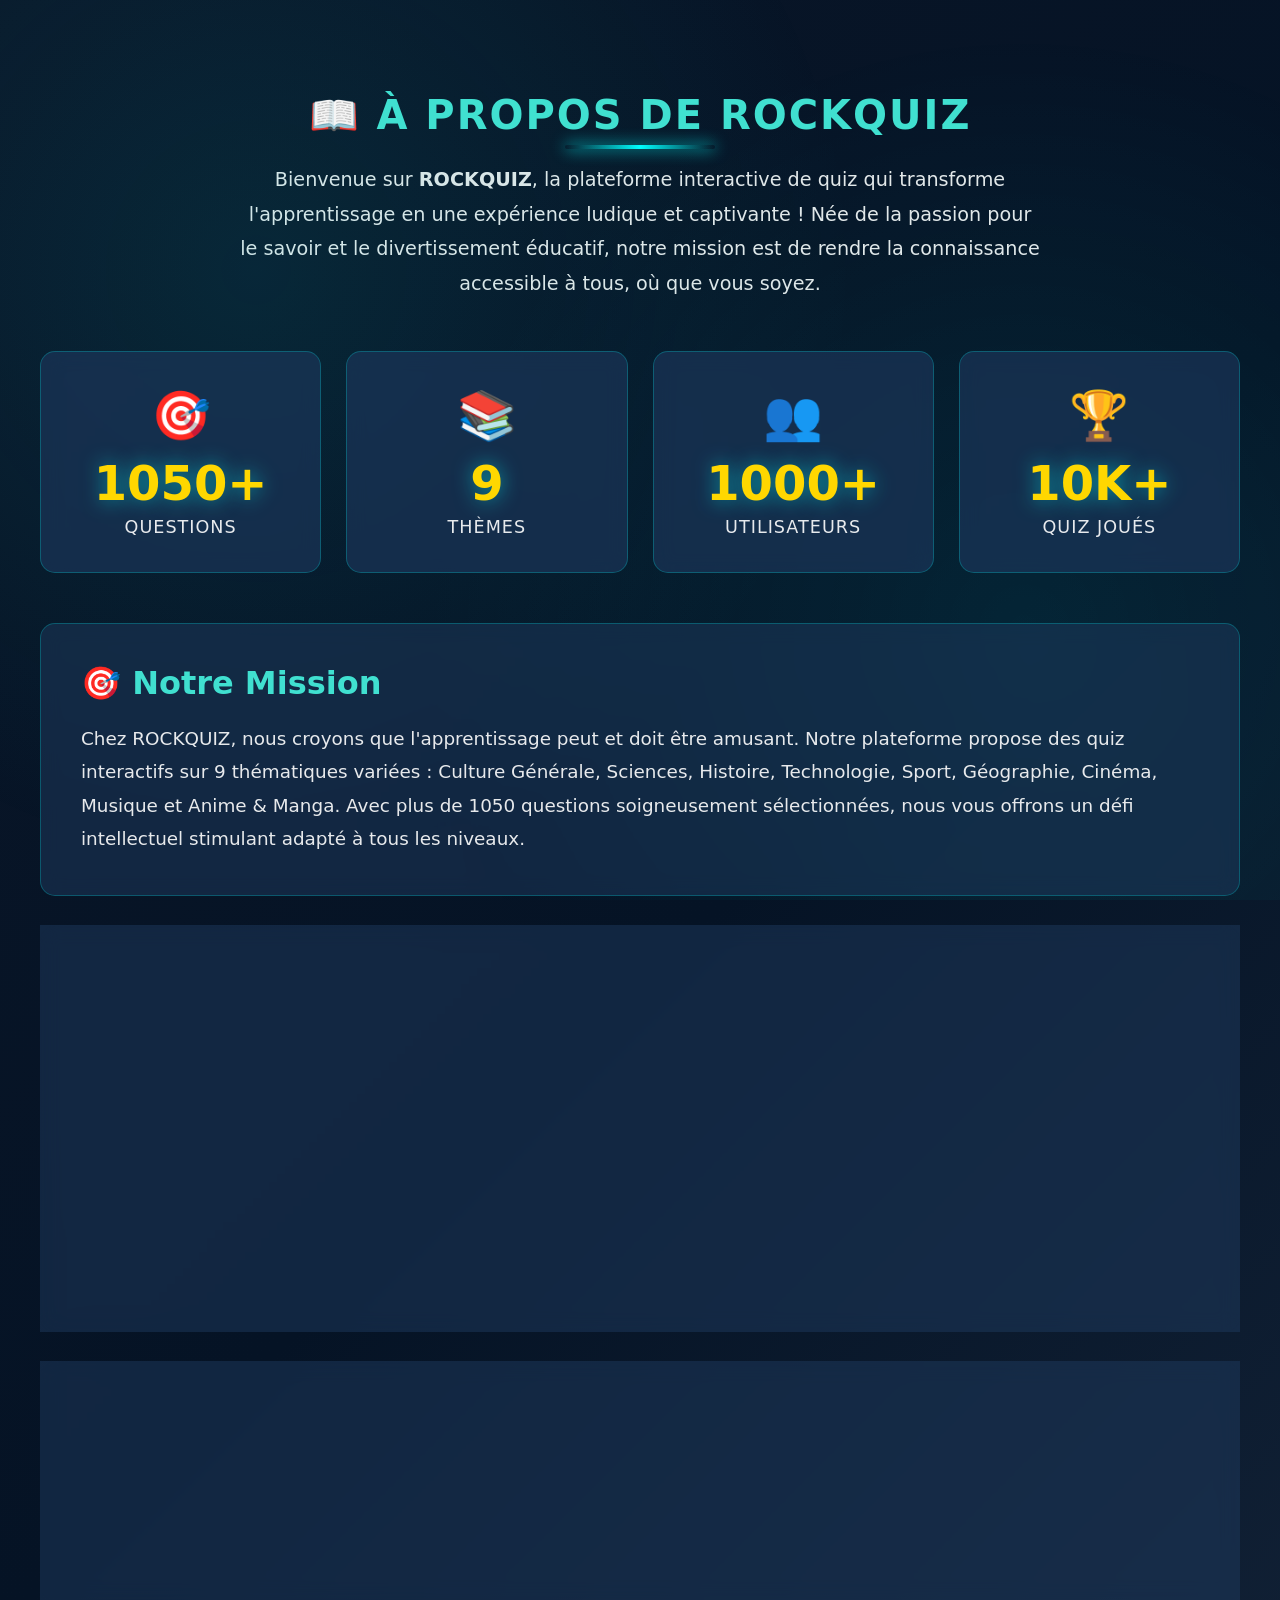
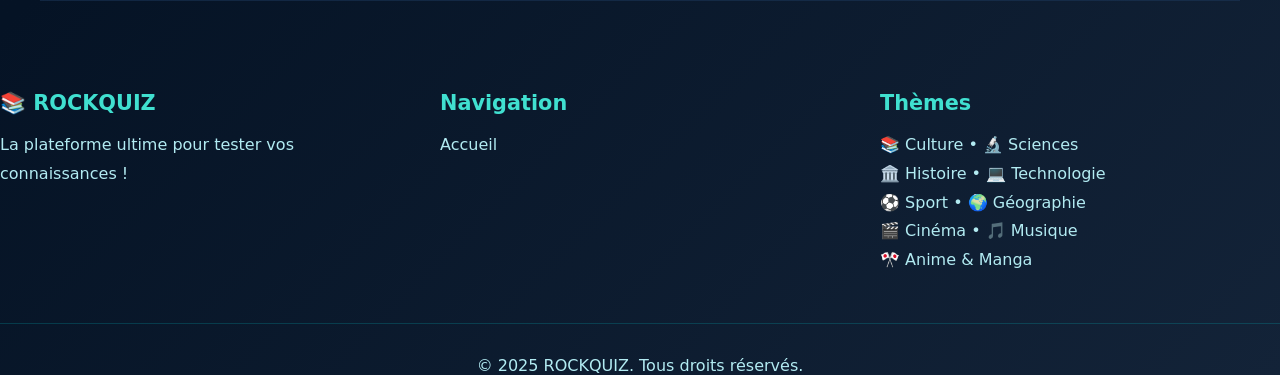
<file: apropos.html>
<!DOCTYPE html>
<html lang="fr">
<head>
    <meta charset="UTF-8">
    <meta name="viewport" content="width=device-width, initial-scale=1.0">
    <title>À Propos - ROCKQUIZ</title>
    <link rel="stylesheet" href="style.css">
</head>
<body>
    <!-- SECTION À PROPOS DE NOUS -->
    <section id="about" class="section active">
        <div class="container">
            <h2 class="section-title">📖 À Propos de ROCKQUIZ</h2>
            
            <div class="about-content">
                <div class="about-intro">
                    <p>
                        Bienvenue sur <strong>ROCKQUIZ</strong>, la plateforme interactive de quiz qui transforme 
                        l'apprentissage en une expérience ludique et captivante ! Née de la passion pour le savoir 
                        et le divertissement éducatif, notre mission est de rendre la connaissance accessible à tous, 
                        où que vous soyez.
                    </p>
                </div>

                <div class="stats-grid">
                    <div class="stat-card">
                        <div class="stat-icon">🎯</div>
                        <div class="stat-number">1050+</div>
                        <div class="stat-label">Questions</div>
                    </div>
                    <div class="stat-card">
                        <div class="stat-icon">📚</div>
                        <div class="stat-number">9</div>
                        <div class="stat-label">Thèmes</div>
                    </div>
                    <div class="stat-card">
                        <div class="stat-icon">👥</div>
                        <div class="stat-number">1000+</div>
                        <div class="stat-label">Utilisateurs</div>
                    </div>
                    <div class="stat-card">
                        <div class="stat-icon">🏆</div>
                        <div class="stat-number">10K+</div>
                        <div class="stat-label">Quiz joués</div>
                    </div>
                </div>

                <div class="mission-section">
                    <h3>🎯 Notre Mission</h3>
                    <p>
                        Chez ROCKQUIZ, nous croyons que l'apprentissage peut et doit être amusant. Notre plateforme 
                        propose des quiz interactifs sur 9 thématiques variées : Culture Générale, Sciences, Histoire, 
                        Technologie, Sport, Géographie, Cinéma, Musique et Anime & Manga. Avec plus de 1050 questions 
                        soigneusement sélectionnées, nous vous offrons un défi intellectuel stimulant adapté à tous 
                        les niveaux.
                    </p>
                </div>

                <div class="values-section">
                    <h3>💎 Nos Valeurs</h3>
                    <div class="values-grid">
                        <div class="value-card">
                            <div class="value-icon">🎓</div>
                            <h4>Éducation</h4>
                            <p>Apprendre en s'amusant avec des contenus de qualité</p>
                        </div>
                        <div class="value-card">
                            <div class="value-icon">🌟</div>
                            <h4>Excellence</h4>
                            <p>Des questions vérifiées et un système de progression motivant</p>
                        </div>
                        <div class="value-card">
                            <div class="value-icon">🤝</div>
                            <h4>Communauté</h4>
                            <p>Créer une communauté passionnée de culture et de savoir</p>
                        </div>
                        <div class="value-card">
                            <div class="value-icon">🚀</div>
                            <h4>Innovation</h4>
                            <p>Une plateforme moderne et constamment améliorée</p>
                        </div>
                    </div>
                </div>

                <div class="vision-section">
                    <h3>🔮 Notre Vision</h3>
                    <p>
                        Nous aspirons à devenir la référence francophone en matière de quiz interactifs, en offrant 
                        une expérience utilisateur exceptionnelle qui marie divertissement et enrichissement 
                        intellectuel. Rejoignez-nous dans cette aventure et défiez vos connaissances !
                    </p>
                </div>
            </div>
        </div>
    </section>

    <!-- FOOTER -->
    <footer>
        <div class="footer-content">
            <div class="footer-section">
                <h3>📚 ROCKQUIZ</h3>
                <p>La plateforme ultime pour tester vos connaissances !</p>
            </div>
            
            <div class="footer-section">
                <h4>Navigation</h4>
                <ul>
                    <li><a href="index.html">Accueil</a></li>
               
                </ul>
            </div>
            
            <div class="footer-section">
                <h4>Thèmes</h4>
                <ul>
                    <li>📚 Culture • 🔬 Sciences</li>
                    <li>🏛️ Histoire • 💻 Technologie</li>
                    <li>⚽ Sport • 🌍 Géographie</li>
                    <li>🎬 Cinéma • 🎵 Musique</li>
                    <li>🎌 Anime & Manga</li>
                </ul>
            </div>
        </div>
        
        <div class="footer-bottom">
            <p>© 2025 ROCKQUIZ. Tous droits réservés.</p>
        </div>
    </footer>
</body>
</html>
</file>
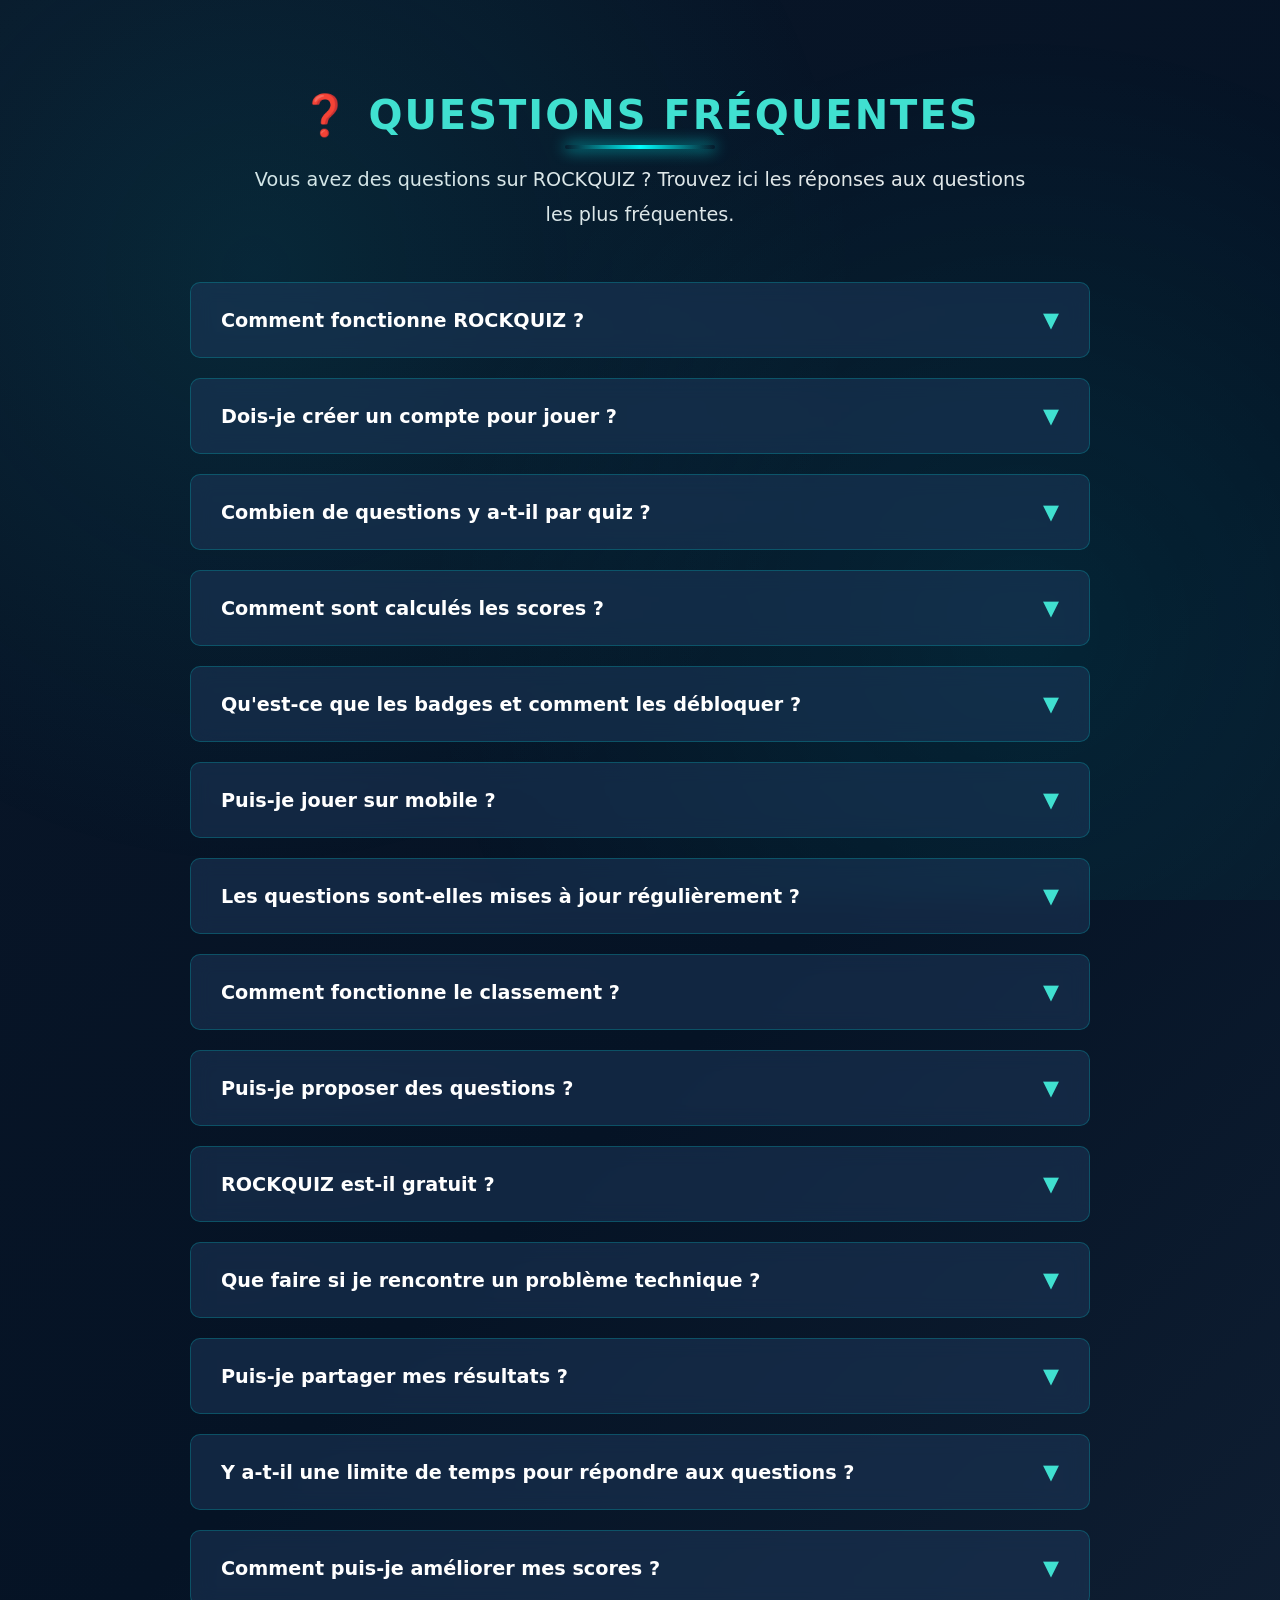
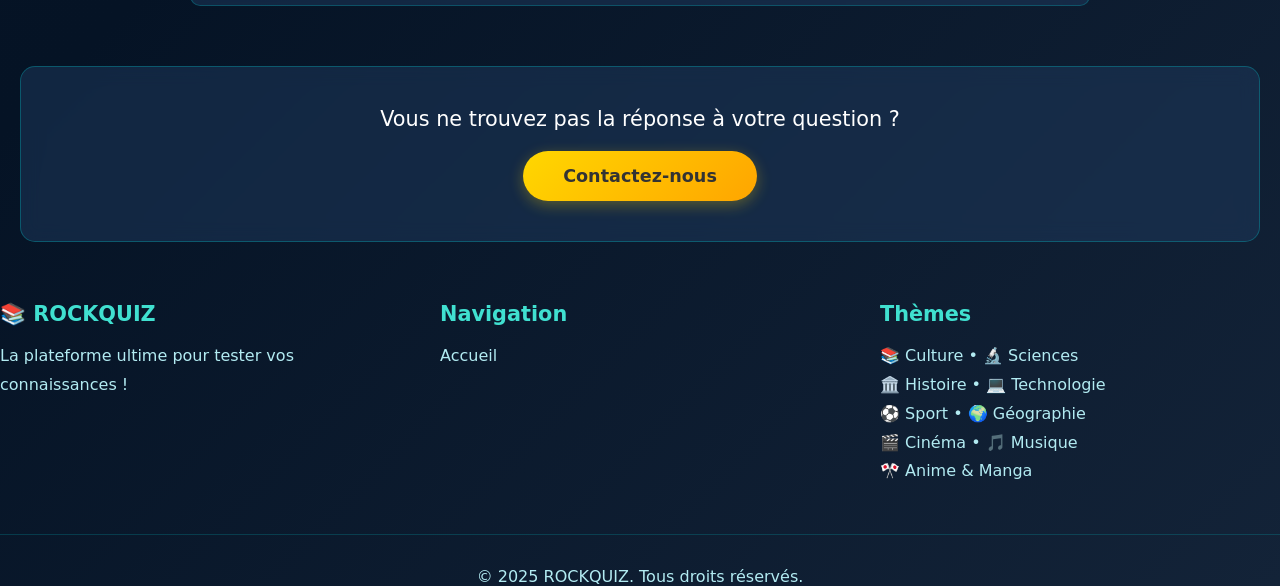
<file: faq.html>
<!DOCTYPE html>
<html lang="fr">
<head>
    <meta charset="UTF-8">
    <meta name="viewport" content="width=device-width, initial-scale=1.0">
    <title>FAQ - ROCKQUIZ</title>
    <link rel="stylesheet" href="style.css">
</head>
    <!-- SECTION FAQ -->
    <section id="faq" class="section active">
        <div class="container">
            <h2 class="section-title">❓ Questions Fréquentes</h2>
            
            <div class="faq-intro">
                <p>Vous avez des questions sur ROCKQUIZ ? Trouvez ici les réponses aux questions les plus fréquentes.</p>
            </div>

            <div class="faq-container">
                <div class="faq-item">
                    <div class="faq-question" onclick="toggleFAQ(this)">
                        <h4>Comment fonctionne ROCKQUIZ ?</h4>
                        <span class="faq-toggle">▼</span>
                    </div>
                    <div class="faq-answer">
                        <p>
                            ROCKQUIZ est simple à utiliser ! Choisissez un thème parmi nos 9 catégories disponibles, 
                            puis lancez un quiz de 10 questions. Répondez à chaque question en sélectionnant la 
                            réponse que vous pensez être correcte. À la fin, vous obtiendrez votre score et pourrez 
                            consulter vos statistiques.
                        </p>
                    </div>
                </div>

                <div class="faq-item">
                    <div class="faq-question" onclick="toggleFAQ(this)">
                        <h4>Dois-je créer un compte pour jouer ?</h4>
                        <span class="faq-toggle">▼</span>
                    </div>
                    <div class="faq-answer">
                        <p>
                            Non, vous pouvez jouer en mode invité ! Cependant, créer un profil vous permet de 
                            sauvegarder vos scores, suivre vos statistiques, débloquer des badges et apparaître 
                            dans le classement. C'est gratuit et rapide !
                        </p>
                    </div>
                </div>

                <div class="faq-item">
                    <div class="faq-question" onclick="toggleFAQ(this)">
                        <h4>Combien de questions y a-t-il par quiz ?</h4>
                        <span class="faq-toggle">▼</span>
                    </div>
                    <div class="faq-answer">
                        <p>
                            Chaque quiz contient exactement 10 questions tirées aléatoirement de la catégorie 
                            choisie. Cela permet une session rapide de 5 à 10 minutes, parfaite pour une pause 
                            ou un défi entre amis !
                        </p>
                    </div>
                </div>

                <div class="faq-item">
                    <div class="faq-question" onclick="toggleFAQ(this)">
                        <h4>Comment sont calculés les scores ?</h4>
                        <span class="faq-toggle">▼</span>
                    </div>
                    <div class="faq-answer">
                        <p>
                            Votre score est calculé en pourcentage : chaque bonne réponse vous rapporte 10%. 
                            Un quiz parfait vous donne donc 100% (10/10). Vos statistiques globales incluent 
                            votre score moyen, votre meilleur score et le nombre de quiz parfaits réalisés.
                        </p>
                    </div>
                </div>

                <div class="faq-item">
                    <div class="faq-question" onclick="toggleFAQ(this)">
                        <h4>Qu'est-ce que les badges et comment les débloquer ?</h4>
                        <span class="faq-toggle">▼</span>
                    </div>
                    <div class="faq-answer">
                        <p>
                            Les badges sont des récompenses qui reconnaissent vos accomplissements. Vous pouvez 
                            débloquer "Premier Quiz" en terminant votre premier quiz, "Score Parfait" avec un 10/10, 
                            "Marathonien" en jouant 10 quiz, "Expert" avec 80% de moyenne sur 5 quiz, "Polyvalent" 
                            en essayant tous les thèmes, et "Champion" en jouant 50 quiz !
                        </p>
                    </div>
                </div>

                <div class="faq-item">
                    <div class="faq-question" onclick="toggleFAQ(this)">
                        <h4>Puis-je jouer sur mobile ?</h4>
                        <span class="faq-toggle">▼</span>
                    </div>
                    <div class="faq-answer">
                        <p>
                            Absolument ! ROCKQUIZ est entièrement responsive et optimisé pour tous les appareils : 
                            smartphones, tablettes et ordinateurs. Jouez où vous voulez, quand vous voulez !
                        </p>
                    </div>
                </div>

                <div class="faq-item">
                    <div class="faq-question" onclick="toggleFAQ(this)">
                        <h4>Les questions sont-elles mises à jour régulièrement ?</h4>
                        <span class="faq-toggle">▼</span>
                    </div>
                    <div class="faq-answer">
                        <p>
                            Oui ! Nous enrichissons constamment notre base de données avec de nouvelles questions 
                            pour garantir une expérience toujours renouvelée. Suivez-nous pour être informé des 
                            nouveaux thèmes et questions ajoutés.
                        </p>
                    </div>
                </div>

                <div class="faq-item">
                    <div class="faq-question" onclick="toggleFAQ(this)">
                        <h4>Comment fonctionne le classement ?</h4>
                        <span class="faq-toggle">▼</span>
                    </div>
                    <div class="faq-answer">
                        <p>
                            Le classement présente deux vues : un classement personnel basé sur votre score moyen 
                            global, et un classement par thème montrant vos performances dans chaque catégorie. 
                            Plus vous jouez et obtenez de bons scores, plus vous montez dans le classement !
                        </p>
                    </div>
                </div>

                <div class="faq-item">
                    <div class="faq-question" onclick="toggleFAQ(this)">
                        <h4>Puis-je proposer des questions ?</h4>
                        <span class="faq-toggle">▼</span>
                    </div>
                    <div class="faq-answer">
                        <p>
                            Nous adorerions recevoir vos suggestions ! Utilisez le formulaire de contact pour 
                            nous soumettre vos idées de questions. Chaque question proposée est examinée par 
                            notre équipe avant d'être potentiellement ajoutée à la plateforme.
                        </p>
                    </div>
                </div>

                <div class="faq-item">
                    <div class="faq-question" onclick="toggleFAQ(this)">
                        <h4>ROCKQUIZ est-il gratuit ?</h4>
                        <span class="faq-toggle">▼</span>
                    </div>
                    <div class="faq-answer">
                        <p>
                            Oui, ROCKQUIZ est 100% gratuit ! Toutes les fonctionnalités, tous les thèmes et 
                            toutes les questions sont accessibles sans aucun frais. Notre objectif est de rendre 
                            la connaissance accessible à tous.
                        </p>
                    </div>
                </div>

                <div class="faq-item">
                    <div class="faq-question" onclick="toggleFAQ(this)">
                        <h4>Que faire si je rencontre un problème technique ?</h4>
                        <span class="faq-toggle">▼</span>
                    </div>
                    <div class="faq-answer">
                        <p>
                            Si vous rencontrez un bug ou un problème technique, n'hésitez pas à nous contacter 
                            via notre <a href="contact.html">formulaire de contact</a>. Décrivez le problème 
                            rencontré et nous vous répondrons dans les plus brefs délais pour vous aider.
                        </p>
                    </div>
                </div>

                <div class="faq-item">
                    <div class="faq-question" onclick="toggleFAQ(this)">
                        <h4>Puis-je partager mes résultats ?</h4>
                        <span class="faq-toggle">▼</span>
                    </div>
                    <div class="faq-answer">
                        <p>
                            Actuellement, vous pouvez capturer vos résultats et les partager manuellement. 
                            Nous travaillons sur une fonctionnalité de partage direct sur les réseaux sociaux 
                            qui sera bientôt disponible !
                        </p>
                    </div>
                </div>

                <div class="faq-item">
                    <div class="faq-question" onclick="toggleFAQ(this)">
                        <h4>Y a-t-il une limite de temps pour répondre aux questions ?</h4>
                        <span class="faq-toggle">▼</span>
                    </div>
                    <div class="faq-answer">
                        <p>
                            Non, il n'y a actuellement aucune limite de temps. Vous pouvez prendre le temps 
                            de réfléchir à chaque question. Cependant, nous prévoyons d'ajouter un mode 
                            "Chronomètre" en option pour ceux qui aiment les défis rapides !
                        </p>
                    </div>
                </div>

                <div class="faq-item">
                    <div class="faq-question" onclick="toggleFAQ(this)">
                        <h4>Comment puis-je améliorer mes scores ?</h4>
                        <span class="faq-toggle">▼</span>
                    </div>
                    <div class="faq-answer">
                        <p>
                            Pratiquez régulièrement ! Plus vous jouez, plus vous apprenez. Après chaque quiz, 
                            prenez le temps de réviser les questions que vous avez ratées. Variez aussi les 
                            thèmes pour enrichir votre culture générale. La persévérance est la clé !
                        </p>
                    </div>
                </div>
            </div>

            <div class="faq-footer">
                <p>Vous ne trouvez pas la réponse à votre question ?</p>
                <a href="contact.html" class="contact-cta">Contactez-nous</a>
            </div>
        </div>
    </section>

     <!-- FOOTER -->
    <footer>
        <div class="footer-content">
            <div class="footer-section">
                <h3>📚 ROCKQUIZ</h3>
                <p>La plateforme ultime pour tester vos connaissances !</p>
            </div>
            
            <div class="footer-section">
                <h4>Navigation</h4>
                <ul>
                    <li><a href="index.html">Accueil</a></li>
               
                </ul>
            </div>
            
            <div class="footer-section">
                <h4>Thèmes</h4>
                <ul>
                    <li>📚 Culture • 🔬 Sciences</li>
                    <li>🏛️ Histoire • 💻 Technologie</li>
                    <li>⚽ Sport • 🌍 Géographie</li>
                    <li>🎬 Cinéma • 🎵 Musique</li>
                    <li>🎌 Anime & Manga</li>
                </ul>
            </div>
        </div>
        
        <div class="footer-bottom">
            <p>© 2025 ROCKQUIZ. Tous droits réservés.</p>
        </div>
    </footer>
</body>
</html>
    <!-- SCRIPT JAVASCRIPT -->
    <script>
        // Fonction pour basculer les réponses FAQ
        function toggleFAQ(element) {
            const faqItem = element.parentElement;
            const isActive = faqItem.classList.contains('active');
            
            // Fermer toutes les FAQ
            document.querySelectorAll('.faq-item').forEach(item => {
                item.classList.remove('active');
            });
            
            // Ouvrir la FAQ cliquée si elle n'était pas active
            if (!isActive) {
                faqItem.classList.add('active');
            }
        }

        // Fermer la FAQ en cliquant en dehors
        document.addEventListener('click', function(event) {
            if (!event.target.closest('.faq-item')) {
                document.querySelectorAll('.faq-item').forEach(item => {
                    item.classList.remove('active');
                });
            }
        });
		<script src="config.js"></script>
    <script src="analytics.js"></script>  <!-- ← AJOUTEZ CETTE LIGNE -->
    <script src="questions.js"></script>
    <script src="app.js"></script>

    </script>
</body>
</body>
</html>
</file>
<file: style.css>
/* === VARIABLES TURQUOISE === */
:root {
    --turquoise-primary: #00CED1;
    --turquoise-light: #40E0D0;
    --turquoise-dark: #008B8B;
    --turquoise-neon: #00FFFF;
    --turquoise-deep: #006B6B;
    
    --bg-dark: #0A1628;
    --bg-medium: #132338;
    --bg-light: #1E3A5F;
    
    --text-light: #E0F7FA;
    --text-medium: #B2EBF2;
    --text-dark: #006064;
    
    --accent-coral: #FF6B9D;
    --accent-yellow: #FFD700;
    
    --shadow-soft: 0 4px 20px rgba(0, 0, 0, 0.3);
    --shadow-glow: 0 0 30px rgba(0, 206, 209, 0.2);
    --shadow-intense: 0 8px 40px rgba(0, 255, 255, 0.3);
    
    --border-radius: 15px;
    --border-radius-sm: 10px;
}

/* === RESET & BASE === */
* {
    margin: 0;
    padding: 0;
    box-sizing: border-box;
}

body {
    font-family: 'Inter', 'Segoe UI', system-ui, -apple-system, sans-serif;
    background: linear-gradient(135deg, var(--bg-dark) 0%, #051325 50%, var(--bg-medium) 100%);
    color: var(--text-light);
    min-height: 100vh;
    overflow-x: hidden;
    position: relative;
}

body::before {
    content: '';
    position: fixed;
    top: 0;
    left: 0;
    width: 100%;
    height: 100%;
    background: 
        radial-gradient(circle at 20% 30%, rgba(0, 206, 209, 0.1) 0%, transparent 50%),
        radial-gradient(circle at 80% 70%, rgba(0, 255, 255, 0.08) 0%, transparent 50%);
    pointer-events: none;
    z-index: 0;
}

/* === NAVIGATION MODERNE === */
.navbar {
    background: rgba(19, 35, 56, 0.95);
    backdrop-filter: blur(20px);
    padding: 1rem 1.5rem;
    position: sticky;
    top: 0;
    z-index: 1000;
    box-shadow: 0 2px 20px rgba(0, 0, 0, 0.3);
    border-bottom: 2px solid rgba(0, 206, 209, 0.3);
}

.nav-container {
    display: flex;
    justify-content: space-between;
    align-items: center;
    max-width: 1400px;
    margin: 0 auto;
}

.nav-logo {
    display: flex;
    align-items: center;
    gap: 0.8rem;
    font-size: clamp(1.3rem, 4vw, 1.8rem);
    font-weight: 900;
    background: linear-gradient(135deg, var(--turquoise-neon), var(--turquoise-light));
    -webkit-background-clip: text;
    -webkit-text-fill-color: transparent;
    background-clip: text;
    letter-spacing: 2px;
    text-shadow: 0 0 30px rgba(0, 255, 255, 0.3);
}

.logo-img {
    height: clamp(30px, 8vw, 40px);
    width: auto;
    object-fit: contain;
    filter: drop-shadow(0 0 10px rgba(0, 206, 209, 0.5));
    transition: all 0.3s ease;
    border-radius: 75px;
}

.logo-img:hover {
    filter: drop-shadow(0 0 20px rgba(0, 255, 255, 0.8));
    transform: scale(1.05);
}

.logo-text {
    font-size: clamp(1.3rem, 4vw, 1.8rem);
    font-weight: 900;
    background: linear-gradient(135deg, var(--turquoise-neon), var(--turquoise-light));
    -webkit-background-clip: text;
    -webkit-text-fill-color: transparent;
    background-clip: text;
    letter-spacing: 2px;
}

.nav-menu {
    display: flex;
    gap: 0.5rem;
    list-style: none;
}

.nav-menu li {
    position: relative;
}

.nav-link,
.nav-link-external {
    display: block;
    padding: 0.8rem 1.2rem;
    color: var(--text-medium);
    text-decoration: none;
    font-weight: 600;
    font-size: clamp(0.9rem, 2.5vw, 1rem);
    transition: all 0.3s ease;
    position: relative;
    border-radius: var(--border-radius-sm);
    background: rgba(0, 206, 209, 0.05);
    white-space: nowrap;
}

.nav-link::before,
.nav-link-external::before {
    content: '';
    position: absolute;
    bottom: 0;
    left: 50%;
    transform: translateX(-50%);
    width: 0;
    height: 3px;
    background: linear-gradient(90deg, var(--turquoise-neon), var(--turquoise-primary));
    transition: width 0.3s ease;
    border-radius: 3px;
}

.nav-link:hover,
.nav-link.active,
.nav-link-external:hover {
    color: var(--turquoise-neon);
    background: rgba(0, 206, 209, 0.15);
}

.nav-link:hover::before,
.nav-link.active::before,
.nav-link-external:hover::before {
    width: 70%;
}

.nav-profile {
    display: flex;
    align-items: center;
    gap: 0.6rem;
    padding: 0.5rem 1rem;
    background: linear-gradient(135deg, var(--turquoise-primary), var(--turquoise-dark));
    border-radius: 50px;
    cursor: pointer;
    transition: all 0.3s ease;
    box-shadow: 0 4px 15px rgba(0, 206, 209, 0.3);
    font-size: clamp(0.85rem, 2.5vw, 1rem);
}

.nav-profile:hover {
    transform: translateY(-2px);
    box-shadow: var(--shadow-intense);
}

.profile-avatar {
    font-size: clamp(1.2rem, 3vw, 1.5rem);
    filter: drop-shadow(0 0 10px var(--turquoise-neon));
}

.hamburger {
    display: none;
    flex-direction: column;
    gap: 5px;
    cursor: pointer;
    padding: 0.5rem;
}

.hamburger span {
    width: 28px;
    height: 3px;
    background: var(--turquoise-primary);
    transition: all 0.3s ease;
    border-radius: 2px;
    box-shadow: 0 0 10px var(--turquoise-neon);
}

/* === CONTENU PRINCIPAL === */
.main-content {
    max-width: 1400px;
    margin: 0 auto;
    padding: 2rem 1.5rem;
    position: relative;
    z-index: 1;
}

.page-screen {
    display: none;
    animation: pageSlide 0.5s ease;
}

.page-screen.active {
    display: block;
}

@keyframes pageSlide {
    from {
        opacity: 0;
        transform: translateY(20px);
    }
    to {
        opacity: 1;
        transform: translateY(0);
    }
}

/* === SECTION HERO MODERNE === */
.hero-section {
    background: linear-gradient(135deg, rgba(0, 139, 139, 0.2) 0%, rgba(30, 58, 95, 0.3) 100%);
    backdrop-filter: blur(10px);
    border-radius: var(--border-radius);
    padding: clamp(2rem, 5vw, 4rem) clamp(1.5rem, 4vw, 3rem);
    text-align: center;
    position: relative;
    overflow: hidden;
    border: 1px solid rgba(0, 206, 209, 0.3);
    box-shadow: var(--shadow-soft);
    margin-bottom: 3rem;
}

.hero-section::before {
    content: '';
    position: absolute;
    top: -50%;
    right: -10%;
    width: 400px;
    height: 400px;
    background: radial-gradient(circle, rgba(0, 255, 255, 0.15) 0%, transparent 70%);
    border-radius: 50%;
    animation: float 8s ease-in-out infinite;
}

@keyframes float {
    0%, 100% { transform: translateY(0) scale(1); }
    50% { transform: translateY(-30px) scale(1.1); }
}

.hero-title {
    font-size: clamp(2rem, 7vw, 3.5rem);
    font-weight: 900;
    background: linear-gradient(135deg, var(--turquoise-neon), var(--turquoise-light), var(--accent-coral));
    -webkit-background-clip: text;
    -webkit-text-fill-color: transparent;
    background-clip: text;
    margin-bottom: 1rem;
    position: relative;
    z-index: 1;
    line-height: 1.2;
}

.hero-subtitle {
    font-size: clamp(1rem, 3vw, 1.4rem);
    color: var(--text-medium);
    margin-bottom: 2rem;
    font-weight: 300;
    letter-spacing: 1px;
}

.hero-stats {
    display: flex;
    justify-content: center;
    gap: clamp(1.5rem, 4vw, 3rem);
    flex-wrap: wrap;
}

.hero-stat-item {
    position: relative;
    padding: clamp(1rem, 3vw, 1.5rem) clamp(1.2rem, 3vw, 2rem);
    background: rgba(0, 206, 209, 0.1);
    border-radius: var(--border-radius-sm);
    border: 1px solid rgba(0, 206, 209, 0.3);
    transition: all 0.3s ease;
    min-width: clamp(100px, 20vw, 150px);
}

.hero-stat-item:hover {
    transform: translateY(-5px);
    box-shadow: var(--shadow-glow);
}

.stat-number {
    font-size: clamp(2rem, 6vw, 3rem);
    font-weight: 900;
    color: var(--turquoise-neon);
    text-shadow: 0 0 20px rgba(0, 255, 255, 0.5);
    line-height: 1;
}

.stat-text {
    font-size: clamp(0.8rem, 2vw, 1rem);
    color: var(--text-medium);
    margin-top: 0.5rem;
    text-transform: uppercase;
    letter-spacing: 2px;
}

/* === TITRES DE SECTION === */
.section-title {
    font-size: clamp(1.8rem, 5vw, 2.5rem);
    text-align: center;
    margin: 2rem 0 1.5rem;
    color: var(--turquoise-light);
    text-transform: uppercase;
    letter-spacing: 2px;
    position: relative;
    display: inline-block;
    width: 100%;
}

.section-title::after {
    content: '';
    position: absolute;
    bottom: -10px;
    left: 50%;
    transform: translateX(-50%);
    width: clamp(100px, 30vw, 150px);
    height: 4px;
    background: linear-gradient(90deg, transparent, var(--turquoise-neon), transparent);
    border-radius: 2px;
    box-shadow: 0 0 15px var(--turquoise-neon);
}

/* === GRILLE DE THÈMES === */
.theme-grid {
    display: grid;
    grid-template-columns: repeat(auto-fit, minmax(min(280px, 100%), 1fr));
    gap: 1.5rem;
    margin: 2rem 0;
}

.theme-card {
    background: linear-gradient(135deg, rgba(30, 58, 95, 0.6) 0%, rgba(19, 35, 56, 0.6) 100%);
    backdrop-filter: blur(10px);
    padding: 1.8rem;
    border-radius: var(--border-radius);
    cursor: pointer;
    transition: all 0.4s cubic-bezier(0.175, 0.885, 0.32, 1.275);
    position: relative;
    overflow: hidden;
    border: 1px solid rgba(0, 206, 209, 0.3);
}

.theme-card::before {
    content: '';
    position: absolute;
    top: -50%;
    left: -50%;
    width: 200%;
    height: 200%;
    background: linear-gradient(45deg, 
        transparent 30%, 
        rgba(0, 255, 255, 0.1) 50%, 
        transparent 70%);
    transform: rotate(45deg);
    transition: all 0.6s ease;
}

.theme-card:hover::before {
    left: 100%;
}

.theme-card:hover {
    transform: translateY(-10px) scale(1.02);
    box-shadow: 
        0 20px 40px rgba(0, 206, 209, 0.3),
        0 0 50px rgba(0, 255, 255, 0.15);
    border-color: var(--turquoise-primary);
}

.theme-icon {
    font-size: clamp(3rem, 8vw, 4rem);
    margin-bottom: 1rem;
    display: block;
    filter: drop-shadow(0 0 20px var(--turquoise-neon));
    transition: all 0.3s ease;
}

.theme-card:hover .theme-icon {
    transform: scale(1.15);
    filter: drop-shadow(0 0 30px var(--turquoise-neon));
}

.theme-card h3 {
    font-size: clamp(1.2rem, 3vw, 1.5rem);
    color: var(--turquoise-light);
    margin-bottom: 0.5rem;
    position: relative;
    z-index: 1;
}

.theme-card p {
    color: var(--text-medium);
    font-size: clamp(0.85rem, 2vw, 0.95rem);
    position: relative;
    z-index: 1;
}

.theme-badge {
    position: absolute;
    top: 1rem;
    right: 1rem;
    background: linear-gradient(135deg, var(--accent-coral), #FF1493);
    color: white;
    padding: 0.4rem 0.9rem;
    font-size: clamp(0.7rem, 2vw, 0.75rem);
    font-weight: 700;
    text-transform: uppercase;
    border-radius: 20px;
    box-shadow: 0 0 15px rgba(255, 107, 157, 0.4);
    animation: pulse 2s ease-in-out infinite;
}

.theme-badge.trending {
    background: linear-gradient(135deg, var(--accent-yellow), #FFA500);
    box-shadow: 0 0 15px rgba(255, 215, 0, 0.4);
}

@keyframes pulse {
    0%, 100% { transform: scale(1); }
    50% { transform: scale(1.05); }
}

/* === STATISTIQUES RÉCENTES === */
.recent-stats {
    background: linear-gradient(135deg, rgba(19, 35, 56, 0.7), rgba(30, 58, 95, 0.7));
    backdrop-filter: blur(10px);
    padding: 2rem;
    margin: 2rem 0;
    border-radius: var(--border-radius);
    border: 1px solid rgba(0, 206, 209, 0.3);
    box-shadow: var(--shadow-soft);
}

.recent-stats h3 {
    font-size: clamp(1.4rem, 4vw, 1.8rem);
    color: var(--turquoise-light);
    margin-bottom: 1.5rem;
    text-align: center;
}

#user-stats-home {
    display: grid;
    grid-template-columns: repeat(auto-fit, minmax(min(180px, 100%), 1fr));
    gap: 1.5rem;
}

.stat-item {
    background: linear-gradient(135deg, rgba(0, 139, 139, 0.3), rgba(10, 22, 40, 0.5));
    padding: 1.5rem;
    text-align: center;
    border-radius: var(--border-radius-sm);
    border: 1px solid rgba(0, 206, 209, 0.3);
    transition: all 0.3s ease;
}

.stat-item:hover {
    transform: translateY(-5px);
    box-shadow: var(--shadow-glow);
}

.stat-value {
    font-size: clamp(2rem, 5vw, 2.5rem);
    font-weight: 900;
    color: var(--turquoise-neon);
    text-shadow: 0 0 20px rgba(0, 255, 255, 0.5);
}

.stat-label {
    font-size: clamp(0.8rem, 2vw, 0.9rem);
    color: var(--text-medium);
    margin-top: 0.5rem;
    text-transform: uppercase;
    letter-spacing: 1px;
}

/* === PAGE CATÉGORIES === */
.page-title {
    font-size: clamp(2rem, 6vw, 3rem);
    text-align: center;
    margin: 2rem 0 2.5rem;
    background: linear-gradient(135deg, var(--turquoise-neon), var(--turquoise-light));
    -webkit-background-clip: text;
    -webkit-text-fill-color: transparent;
    background-clip: text;
    text-transform: uppercase;
    letter-spacing: 2px;
}

.categories-list {
    display: flex;
    flex-direction: column;
    gap: 1.5rem;
}

.category-item {
    background: linear-gradient(135deg, rgba(30, 58, 95, 0.6) 0%, rgba(19, 35, 56, 0.6) 100%);
    backdrop-filter: blur(10px);
    padding: 1.5rem;
    border: 1px solid rgba(0, 206, 209, 0.3);
    border-radius: var(--border-radius);
    transition: all 0.3s ease;
    cursor: pointer;
    position: relative;
    overflow: hidden;
}

.category-item::before {
    content: '';
    position: absolute;
    top: 0;
    left: -100%;
    width: 100%;
    height: 100%;
    background: linear-gradient(90deg, transparent, rgba(0, 255, 255, 0.1), transparent);
    transition: left 0.5s ease;
}

.category-item:hover::before {
    left: 100%;
}

.category-item:hover {
    border-color: var(--turquoise-primary);
    transform: translateX(10px);
    box-shadow: var(--shadow-glow);
}

.category-header {
    display: flex;
    align-items: center;
    gap: clamp(1rem, 3vw, 2rem);
    margin-bottom: 1rem;
    flex-wrap: wrap;
}

.category-icon {
    font-size: clamp(2.5rem, 6vw, 3.5rem);
    filter: drop-shadow(0 0 15px var(--turquoise-neon));
}

.category-info h3 {
    font-size: clamp(1.3rem, 4vw, 1.8rem);
    color: var(--turquoise-light);
    margin-bottom: 0.5rem;
}

.category-info p {
    color: var(--text-medium);
    font-size: clamp(0.9rem, 2.5vw, 1rem);
}

.category-stats {
    display: flex;
    gap: clamp(1rem, 3vw, 2rem);
    margin: 1rem 0;
    flex-wrap: wrap;
}

.category-stat {
    color: var(--text-medium);
    font-size: clamp(0.85rem, 2vw, 0.95rem);
}

.category-btn {
    background: linear-gradient(135deg, var(--turquoise-primary), var(--turquoise-dark));
    color: white;
    border: none;
    padding: 0.7rem 1.8rem;
    font-size: clamp(0.9rem, 2.5vw, 1rem);
    font-weight: 600;
    border-radius: 50px;
    cursor: pointer;
    transition: all 0.3s ease;
    box-shadow: 0 4px 15px rgba(0, 206, 209, 0.3);
    margin-top: 1rem;
}

.category-btn:hover {
    transform: translateY(-3px);
    box-shadow: var(--shadow-intense);
}

/* === CLASSEMENT === */
.leaderboard-tabs {
    display: flex;
    justify-content: center;
    gap: 1rem;
    margin: 2rem 0;
    flex-wrap: wrap;
}

.leaderboard-tab {
    background: rgba(30, 58, 95, 0.6);
    color: var(--text-medium);
    border: 1px solid rgba(0, 206, 209, 0.3);
    padding: 0.9rem 2rem;
    font-size: clamp(0.95rem, 2.5vw, 1.1rem);
    font-weight: 600;
    border-radius: 50px;
    cursor: pointer;
    transition: all 0.3s ease;
    white-space: nowrap;
}

.leaderboard-tab.active {
    background: linear-gradient(135deg, var(--turquoise-primary), var(--turquoise-dark));
    color: white;
    border-color: var(--turquoise-neon);
    box-shadow: var(--shadow-glow);
    transform: scale(1.05);
}

.leaderboard-tab:hover:not(.active) {
    border-color: var(--turquoise-primary);
    transform: translateY(-2px);
}

.leaderboard-content {
    display: none;
}

.leaderboard-content.active {
    display: block;
    animation: fadeIn 0.5s ease;
}

@keyframes fadeIn {
    from { opacity: 0; transform: translateY(20px); }
    to { opacity: 1; transform: translateY(0); }
}

/* === PODIUM === */
.podium {
    display: flex;
    justify-content: center;
    align-items: flex-end;
    gap: 1.5rem;
    margin: 2rem 0;
    padding: 1.5rem;
    flex-wrap: wrap;
}

.podium-item {
    text-align: center;
    padding: 1.5rem 1.2rem;
    background: linear-gradient(135deg, rgba(30, 58, 95, 0.6), rgba(19, 35, 56, 0.6));
    border-radius: var(--border-radius);
    border: 1px solid rgba(0, 206, 209, 0.3);
    transition: all 0.3s ease;
    min-width: clamp(140px, 30vw, 180px);
}

.podium-item:hover {
    transform: translateY(-10px);
    box-shadow: var(--shadow-intense);
}

.podium-item.first {
    order: 2;
    padding: 2.5rem 1.8rem;
    background: linear-gradient(135deg, rgba(255, 215, 0, 0.3), rgba(255, 165, 0, 0.3));
    border-color: var(--accent-yellow);
    box-shadow: 0 0 30px rgba(255, 215, 0, 0.3);
}

.podium-item.second {
    order: 1;
    padding: 2rem 1.5rem;
    background: linear-gradient(135deg, rgba(192, 192, 192, 0.3), rgba(128, 128, 128, 0.3));
}

.podium-item.third {
    order: 3;
    padding: 1.5rem 1.2rem;
    background: linear-gradient(135deg, rgba(205, 127, 50, 0.3), rgba(139, 69, 19, 0.3));
}

.podium-rank {
    font-size: clamp(2rem, 6vw, 3rem);
    margin-bottom: 1rem;
    filter: drop-shadow(0 0 10px rgba(255, 255, 255, 0.5));
}

.podium-avatar {
    font-size: clamp(2.5rem, 6vw, 3.5rem);
    margin: 1rem 0;
}

.podium-name {
    font-size: clamp(1rem, 3vw, 1.2rem);
    font-weight: 700;
    color: white;
    margin: 0.5rem 0;
    word-break: break-word;
}

.podium-score {
    font-size: clamp(1.5rem, 4vw, 2rem);
    font-weight: 900;
    color: white;
    text-shadow: 0 0 20px rgba(255, 255, 255, 0.5);
}

.personal-stats-grid {
    display: grid;
    grid-template-columns: repeat(auto-fit, minmax(min(220px, 100%), 1fr));
    gap: 1.5rem;
    margin: 2rem 0;
}

.personal-stat-card {
    background: linear-gradient(135deg, rgba(0, 139, 139, 0.3), rgba(10, 22, 40, 0.5));
    padding: 1.8rem;
    text-align: center;
    border-radius: var(--border-radius);
    border: 1px solid rgba(0, 206, 209, 0.3);
    transition: all 0.3s ease;
}

.personal-stat-card:hover {
    transform: translateY(-10px);
    box-shadow: var(--shadow-intense);
}

.personal-stat-card .stat-icon {
    font-size: clamp(2.5rem, 6vw, 3rem);
    margin-bottom: 1rem;
    filter: drop-shadow(0 0 15px var(--turquoise-neon));
}

.personal-stat-card .stat-value {
    font-size: clamp(2rem, 5vw, 2.5rem);
    font-weight: 900;
    color: var(--turquoise-neon);
    text-shadow: 0 0 20px rgba(0, 255, 255, 0.5);
}

.personal-stat-card .stat-label {
    font-size: clamp(0.85rem, 2vw, 1rem);
    color: var(--text-medium);
    margin-top: 0.5rem;
    text-transform: uppercase;
    letter-spacing: 1px;
}

/* === CLASSEMENT PAR THÈME === */
.theme-rank-item {
    background: linear-gradient(135deg, rgba(30, 58, 95, 0.6), rgba(19, 35, 56, 0.6));
    backdrop-filter: blur(10px);
    padding: 1.3rem;
    margin: 1rem 0;
    display: flex;
    justify-content: space-between;
    align-items: center;
    border-radius: var(--border-radius-sm);
    border-left: 4px solid var(--turquoise-primary);
    border: 1px solid rgba(0, 206, 209, 0.3);
    transition: all 0.3s ease;
    gap: 1rem;
    flex-wrap: wrap;
}

.theme-rank-item:hover {
    transform: translateX(15px);
    box-shadow: var(--shadow-glow);
}

.theme-rank-info {
    display: flex;
    align-items: center;
    gap: 1.2rem;
    flex: 1;
    min-width: 200px;
}

.theme-rank-icon {
    font-size: clamp(2rem, 5vw, 2.5rem);
    filter: drop-shadow(0 0 10px var(--turquoise-neon));
}

.theme-rank-details h4 {
    font-size: clamp(1.1rem, 3vw, 1.3rem);
    color: var(--turquoise-light);
    margin-bottom: 0.3rem;
}

.theme-rank-details p {
    font-size: clamp(0.8rem, 2vw, 0.9rem);
    color: var(--text-medium);
}

.theme-rank-score {
    font-size: clamp(2rem, 5vw, 2.5rem);
    font-weight: 900;
    color: var(--turquoise-neon);
    text-shadow: 0 0 20px rgba(0, 255, 255, 0.5);
}

/* === PROFIL === */
.profile-container {
    max-width: 1000px;
    margin: 0 auto;
}

.profile-card {
    background: linear-gradient(135deg, rgba(0, 139, 139, 0.3) 0%, rgba(30, 58, 95, 0.4) 100%);
    backdrop-filter: blur(10px);
    padding: clamp(2rem, 5vw, 3rem);
    text-align: center;
    border-radius: var(--border-radius);
    border: 2px solid rgba(0, 206, 209, 0.4);
    box-shadow: var(--shadow-soft);
    margin-bottom: 2.5rem;
}

.profile-avatar-display {
    font-size: clamp(4rem, 10vw, 6rem);
    margin-bottom: 1rem;
    filter: drop-shadow(0 0 30px var(--turquoise-neon));
}

.profile-card h2 {
    font-size: clamp(1.8rem, 5vw, 2.5rem);
    color: var(--turquoise-neon);
    margin-bottom: 1.5rem;
    word-break: break-word;
}

.edit-profile-btn {
    background: linear-gradient(135deg, var(--turquoise-primary), var(--turquoise-dark));
    color: white;
    border: none;
    padding: 0.7rem 1.8rem;
    font-size: clamp(0.9rem, 2.5vw, 1rem);
    font-weight: 600;
    border-radius: 50px;
    cursor: pointer;
    transition: all 0.3s ease;
    box-shadow: 0 4px 15px rgba(0, 206, 209, 0.3);
}

.edit-profile-btn:hover {
    transform: translateY(-3px);
    box-shadow: var(--shadow-intense);
}

/* === RÉALISATIONS === */
.profile-achievements {
    background: linear-gradient(135deg, rgba(19, 35, 56, 0.7), rgba(30, 58, 95, 0.7));
    backdrop-filter: blur(10px);
    padding: 2rem;
    margin: 2rem 0;
    border-radius: var(--border-radius);
    border: 1px solid rgba(0, 206, 209, 0.3);
}

.profile-achievements h3 {
    font-size: clamp(1.5rem, 4vw, 2rem);
    color: var(--turquoise-light);
    margin-bottom: 1.5rem;
    text-align: center;
}

.achievements-grid {
    display: grid;
    grid-template-columns: repeat(auto-fit, minmax(min(220px, 100%), 1fr));
    gap: 1.5rem;
}

.achievement-item {
    background: linear-gradient(135deg, rgba(10, 22, 40, 0.7), rgba(19, 35, 56, 0.7));
    padding: 1.3rem;
    text-align: center;
    border-radius: var(--border-radius-sm);
    border: 1px solid rgba(128, 128, 128, 0.3);
    transition: all 0.3s ease;
    position: relative;
    overflow: hidden;
}

.achievement-item::before {
    content: '';
    position: absolute;
    top: 0;
    left: 0;
    width: 100%;
    height: 100%;
    background: linear-gradient(135deg, transparent, rgba(255, 255, 255, 0.05), transparent);
    transform: translateX(-100%);
    transition: transform 0.6s ease;
}

.achievement-item.unlocked {
    border-color: var(--turquoise-primary);
    background: linear-gradient(135deg, rgba(0, 139, 139, 0.4), rgba(19, 35, 56, 0.6));
    box-shadow: var(--shadow-glow);
}

.achievement-item.unlocked::before {
    transform: translateX(100%);
}

.achievement-item.locked {
    opacity: 0.4;
    filter: grayscale(100%);
}

.achievement-item:hover {
    transform: translateY(-5px);
}

.achievement-icon {
    font-size: clamp(2.5rem, 6vw, 3rem);
    margin-bottom: 1rem;
    filter: drop-shadow(0 0 15px var(--turquoise-neon));
}

.achievement-name {
    font-size: clamp(1rem, 3vw, 1.2rem);
    font-weight: 700;
    color: var(--turquoise-light);
    margin-bottom: 0.5rem;
}

.achievement-desc {
    font-size: clamp(0.8rem, 2vw, 0.9rem);
    color: var(--text-medium);
}

/* === STATS DÉTAILLÉES === */
.profile-stats-detailed {
    background: linear-gradient(135deg, rgba(30, 58, 95, 0.7), rgba(19, 35, 56, 0.7));
    backdrop-filter: blur(10px);
    padding: 2rem;
    margin: 2rem 0;
    border-radius: var(--border-radius);
    border: 1px solid rgba(0, 206, 209, 0.3);
}

.profile-stats-detailed h3 {
    font-size: clamp(1.5rem, 4vw, 2rem);
    color: var(--turquoise-light);
    margin-bottom: 1.5rem;
    text-align: center;
}

#profile-detailed-stats {
    display: grid;
    grid-template-columns: repeat(auto-fit, minmax(min(180px, 100%), 1fr));
    gap: 1.5rem;
}

.profile-stat-item {
    background: linear-gradient(135deg, rgba(0, 139, 139, 0.3), rgba(10, 22, 40, 0.5));
    padding: 1.3rem;
    text-align: center;
    border-radius: var(--border-radius-sm);
    border: 1px solid rgba(0, 206, 209, 0.3);
    transition: all 0.3s ease;
}

.profile-stat-item:hover {
    transform: scale(1.05);
    box-shadow: var(--shadow-intense);
}

/* === BOUTONS === */
.profile-actions {
    text-align: center;
    margin: 2.5rem 0;
}

.danger-btn {
    background: linear-gradient(135deg, #FF4444, #CC0000);
    color: white;
    border: none;
    padding: 0.9rem 2rem;
    font-size: clamp(0.9rem, 2.5vw, 1rem);
    font-weight: 600;
    border-radius: 50px;
    cursor: pointer;
    transition: all 0.3s ease;
    box-shadow: 0 4px 15px rgba(255, 68, 68, 0.3);
}

.danger-btn:hover {
    transform: translateY(-3px);
    box-shadow: 0 8px 30px rgba(255, 68, 68, 0.5);
}

/* === ÉCRAN QUIZ === */
.quiz-header {
    display: flex;
    justify-content: space-between;
    align-items: center;
    margin-bottom: 1.5rem;
    gap: 1rem;
    flex-wrap: wrap;
}

.btn-secondary {
    background: linear-gradient(135deg, rgba(30, 58, 95, 0.8), rgba(19, 35, 56, 0.8));
    color: var(--turquoise-light);
    border: 1px solid rgba(0, 206, 209, 0.4);
    padding: 0.7rem 1.3rem;
    font-size: clamp(0.9rem, 2.5vw, 1rem);
    font-weight: 600;
    border-radius: 50px;
    cursor: pointer;
    transition: all 0.3s ease;
}

.btn-secondary:hover {
    border-color: var(--turquoise-primary);
    transform: translateY(-2px);
    box-shadow: var(--shadow-glow);
}

#quiz-theme-title {
    font-size: clamp(1.5rem, 4vw, 2rem);
    color: var(--turquoise-neon);
    text-align: center;
    flex: 1;
}

/* === BARRE DE PROGRESSION === */
.progress-container {
    margin: 1.5rem 0;
}

.progress-bar {
    width: 100%;
    height: 15px;
    background: rgba(10, 22, 40, 0.8);
    border-radius: 50px;
    border: 1px solid rgba(0, 206, 209, 0.3);
    overflow: hidden;
    box-shadow: inset 0 2px 10px rgba(0, 0, 0, 0.5);
}

.progress-fill {
    height: 100%;
    background: linear-gradient(90deg, var(--turquoise-primary), var(--turquoise-neon), var(--turquoise-light));
    width: 0;
    transition: width 0.5s ease;
    border-radius: 50px;
    box-shadow: 0 0 20px var(--turquoise-neon);
    animation: shimmer 2s infinite;
}

@keyframes shimmer {
    0% { filter: brightness(1); }
    50% { filter: brightness(1.3); }
    100% { filter: brightness(1); }
}

.question-counter {
    text-align: center;
    font-size: clamp(1rem, 3vw, 1.2rem);
    color: var(--text-medium);
    margin-top: 1rem;
    font-weight: 600;
}

/* === CARTE QUESTION === */
.question-card {
    background: linear-gradient(135deg, rgba(30, 58, 95, 0.7), rgba(19, 35, 56, 0.7));
    backdrop-filter: blur(10px);
    padding: clamp(2rem, 4vw, 3rem);
    margin: 1.5rem 0;
    border-radius: var(--border-radius);
    border: 2px solid rgba(0, 206, 209, 0.4);
    box-shadow: var(--shadow-soft);
}

.question-text {
    font-size: clamp(1.3rem, 4vw, 1.8rem);
    color: var(--turquoise-light);
    margin-bottom: 1.8rem;
    text-align: center;
    font-weight: 600;
    line-height: 1.5;
}

.options {
    display: grid;
    gap: 1.2rem;
}

.option {
    background: linear-gradient(135deg, rgba(0, 139, 139, 0.3), rgba(10, 22, 40, 0.5));
    color: var(--text-light);
    padding: 1.3rem;
    font-size: clamp(1rem, 2.5vw, 1.1rem);
    cursor: pointer;
    transition: all 0.3s ease;
    border-radius: var(--border-radius-sm);
    border: 1px solid rgba(0, 206, 209, 0.3);
    position: relative;
    overflow: hidden;
    text-align: left;
}

.option::before {
    content: '';
    position: absolute;
    top: 50%;
    left: 50%;
    width: 0;
    height: 0;
    background: radial-gradient(circle, rgba(0, 255, 255, 0.3) 0%, transparent 70%);
    transform: translate(-50%, -50%);
    transition: width 0.5s ease, height 0.5s ease;
    border-radius: 50%;
}

.option:hover::before {
    width: 500px;
    height: 500px;
}

.option:hover {
    transform: translateX(10px);
    border-color: var(--turquoise-primary);
    box-shadow: var(--shadow-glow);
}

.option.selected {
    border-color: var(--turquoise-neon);
    box-shadow: var(--shadow-intense);
}

.option.correct {
    background: linear-gradient(135deg, rgba(0, 200, 81, 0.4), rgba(0, 126, 51, 0.4));
    border-color: #00FF41;
    box-shadow: 0 0 30px rgba(0, 255, 65, 0.4);
}

.option.incorrect {
    background: linear-gradient(135deg, rgba(255, 68, 68, 0.4), rgba(204, 0, 0, 0.4));
    border-color: #FF0000;
    box-shadow: 0 0 30px rgba(255, 68, 68, 0.4);
}

.option.disabled {
    cursor: not-allowed;
    opacity: 0.6;
}

/* === FEEDBACK === */
.feedback {
    margin: 1.5rem 0;
    padding: 1.3rem;
    text-align: center;
    font-size: clamp(1.1rem, 3vw, 1.3rem);
    font-weight: 600;
    border-radius: var(--border-radius-sm);
    opacity: 0;
    transform: translateY(-20px);
    transition: all 0.4s ease;
}

.feedback.show {
    opacity: 1;
    transform: translateY(0);
}

.feedback.correct {
    background: linear-gradient(135deg, rgba(0, 200, 81, 0.3), rgba(0, 126, 51, 0.3));
    border: 2px solid #00FF41;
    color: #00FF41;
    box-shadow: 0 0 30px rgba(0, 255, 65, 0.2);
}

.feedback.incorrect {
    background: linear-gradient(135deg, rgba(255, 68, 68, 0.3), rgba(204, 0, 0, 0.3));
    border: 2px solid #FF4444;
    color: #FF4444;
    box-shadow: 0 0 30px rgba(255, 68, 68, 0.2);
}

/* === ACTIONS QUIZ === */
.quiz-actions {
    text-align: center;
    margin: 1.5rem 0;
}

.btn-primary {
    background: linear-gradient(135deg, var(--turquoise-primary), var(--turquoise-dark));
    color: white;
    border: none;
    padding: 1rem 2.5rem;
    font-size: clamp(1rem, 3vw, 1.2rem);
    font-weight: 700;
    border-radius: 50px;
    cursor: pointer;
    transition: all 0.3s ease;
    box-shadow: 0 6px 20px rgba(0, 206, 209, 0.4);
}

.btn-primary:hover:not(:disabled) {
    transform: translateY(-5px) scale(1.05);
    box-shadow: var(--shadow-intense);
}

.btn-primary:disabled {
    opacity: 0.4;
    cursor: not-allowed;
}

/* === RÉSULTATS === */
.results-container {
    max-width: 900px;
    margin: 0 auto;
}

.results-title {
    font-size: clamp(2.5rem, 7vw, 3.5rem);
    text-align: center;
    background: linear-gradient(135deg, var(--turquoise-neon), var(--accent-coral), var(--accent-yellow));
    -webkit-background-clip: text;
    -webkit-text-fill-color: transparent;
    background-clip: text;
    margin-bottom: 2rem;
    animation: colorShift 3s ease-in-out infinite;
    line-height: 1.2;
}

@keyframes colorShift {
    0%, 100% { filter: hue-rotate(0deg); }
    50% { filter: hue-rotate(30deg); }
}

/* === CERCLE DE SCORE === */
.score-circle {
    width: clamp(200px, 50vw, 250px);
    height: clamp(200px, 50vw, 250px);
    margin: 2rem auto;
    position: relative;
}

.score-circle svg {
    transform: rotate(-90deg);
    width: 100%;
    height: 100%;
}

.score-bg {
    fill: none;
    stroke: rgba(30, 58, 95, 0.5);
    stroke-width: 12;
}

.score-progress {
    fill: none;
    stroke: url(#scoreGradient);
    stroke-width: 12;
    stroke-linecap: round;
    stroke-dasharray: 565;
    stroke-dashoffset: 565;
    transition: stroke-dashoffset 1s ease;
    filter: drop-shadow(0 0 20px var(--turquoise-neon));
}

.score-content {
    position: absolute;
    top: 50%;
    left: 50%;
    transform: translate(-50%, -50%);
    text-align: center;
}

.score-value {
    font-size: clamp(2.5rem, 7vw, 3rem);
    font-weight: 900;
    color: var(--turquoise-neon);
    text-shadow: 0 0 30px rgba(0, 255, 255, 0.6);
}

.score-percent {
    font-size: clamp(1.5rem, 4vw, 2rem);
    color: var(--turquoise-light);
    margin-top: 0.5rem;
}

.score-message {
    text-align: center;
    font-size: clamp(1.4rem, 4vw, 1.8rem);
    color: var(--turquoise-light);
    margin: 2rem 0;
    font-weight: 600;
}

/* === GRILLE RÉSULTATS === */
.results-grid {
    display: grid;
    grid-template-columns: repeat(auto-fit, minmax(min(220px, 100%), 1fr));
    gap: 1.5rem;
    margin: 2.5rem 0;
}

.result-item {
    padding: 1.8rem;
    text-align: center;
    border-radius: var(--border-radius);
    border: 2px solid;
    transition: all 0.3s ease;
}

.result-item:hover {
    transform: translateY(-10px) scale(1.05);
}

.correct-item {
    background: linear-gradient(135deg, rgba(0, 200, 81, 0.2), rgba(0, 126, 51, 0.2));
    border-color: #00FF41;
    box-shadow: 0 0 30px rgba(0, 255, 65, 0.2);
}

.incorrect-item {
    background: linear-gradient(135deg, rgba(255, 68, 68, 0.2), rgba(204, 0, 0, 0.2));
    border-color: #FF4444;
    box-shadow: 0 0 30px rgba(255, 68, 68, 0.2);
}

.result-icon {
    font-size: clamp(2.5rem, 6vw, 3rem);
    margin-bottom: 1rem;
}

.result-value {
    font-size: clamp(2.5rem, 6vw, 3rem);
    font-weight: 900;
    margin-bottom: 0.5rem;
}

.correct-item .result-value {
    color: #00FF41;
    text-shadow: 0 0 20px rgba(0, 255, 65, 0.5);
}

.incorrect-item .result-value {
    color: #FF4444;
    text-shadow: 0 0 20px rgba(255, 68, 68, 0.5);
}

.result-label {
    font-size: clamp(1rem, 2.5vw, 1.2rem);
    color: var(--text-medium);
    text-transform: uppercase;
    letter-spacing: 2px;
}

/* === RÉVISION === */
.review-section {
    background: linear-gradient(135deg, rgba(19, 35, 56, 0.7), rgba(30, 58, 95, 0.7));
    backdrop-filter: blur(10px);
    padding: 2rem;
    margin: 2.5rem 0;
    border-radius: var(--border-radius);
    border: 1px solid rgba(0, 206, 209, 0.3);
}

.review-section h3 {
    font-size: clamp(1.5rem, 4vw, 2rem);
    color: var(--turquoise-light);
    margin-bottom: 1.5rem;
    text-align: center;
}

.review-item {
    background: linear-gradient(135deg, rgba(10, 22, 40, 0.7), rgba(19, 35, 56, 0.7));
    padding: 1.3rem;
    margin: 1.2rem 0;
    border-radius: var(--border-radius-sm);
    border-left: 4px solid;
    transition: all 0.3s ease;
}

.review-item:hover {
    transform: translateX(10px);
    box-shadow: var(--shadow-glow);
}

.review-item.correct {
    border-color: #00FF41;
}

.review-item.incorrect {
    border-color: #FF4444;
}

.review-question {
    font-size: clamp(1.1rem, 3vw, 1.2rem);
    color: var(--turquoise-light);
    margin-bottom: 1rem;
    font-weight: 600;
}

.review-answer {
    padding: 0.8rem;
    margin: 0.5rem 0;
    font-size: clamp(0.9rem, 2.5vw, 1rem);
    border-radius: var(--border-radius-sm);
}

.review-answer.user {
    background: rgba(0, 206, 209, 0.15);
    color: var(--text-light);
    border-left: 3px solid var(--turquoise-primary);
}

.review-answer.correct-ans {
    background: rgba(0, 255, 65, 0.15);
    color: #00FF41;
    border-left: 3px solid #00FF41;
}

/* === ACTIONS RÉSULTATS === */
.results-actions {
    display: flex;
    justify-content: center;
    gap: 1.5rem;
    margin: 2.5rem 0;
    flex-wrap: wrap;
}

.results-actions button {
    padding: 1rem 2rem;
    font-size: clamp(1rem, 2.5vw, 1.1rem);
}

/* === MODAL === */
.modal {
    display: none;
    position: fixed;
    top: 0;
    left: 0;
    width: 100%;
    height: 100%;
    background: rgba(0, 0, 0, 0.85);
    backdrop-filter: blur(10px);
    z-index: 2000;
    align-items: center;
    justify-content: center;
    padding: 1rem;
}

.modal.show {
    display: flex;
    animation: modalFade 0.3s ease;
}

@keyframes modalFade {
    from { opacity: 0; }
    to { opacity: 1; }
}

.modal-content {
    background: linear-gradient(135deg, rgba(30, 58, 95, 0.95), rgba(19, 35, 56, 0.95));
    backdrop-filter: blur(20px);
    padding: clamp(2rem, 5vw, 3rem);
    max-width: 600px;
    width: 95%;
    border-radius: var(--border-radius);
    border: 2px solid rgba(0, 206, 209, 0.4);
    box-shadow: var(--shadow-intense);
    position: relative;
    animation: modalSlide 0.4s ease;
    max-height: 90vh;
    overflow-y: auto;
}

@keyframes modalSlide {
    from {
        opacity: 0;
        transform: translateY(-50px);
    }
    to {
        opacity: 1;
        transform: translateY(0);
    }
}

.close-modal {
    position: absolute;
    top: 1rem;
    right: 1.5rem;
    font-size: clamp(1.5rem, 5vw, 2rem);
    color: var(--turquoise-light);
    cursor: pointer;
    transition: all 0.3s ease;
}

.close-modal:hover {
    color: var(--turquoise-neon);
    transform: rotate(90deg);
    text-shadow: 0 0 20px var(--turquoise-neon);
}

.modal-content h2 {
    font-size: clamp(1.5rem, 4vw, 2rem);
    color: var(--turquoise-light);
    margin-bottom: 1.5rem;
    text-align: center;
}

/* === SÉLECTION AVATAR === */
.avatar-selection h3 {
    font-size: clamp(1.1rem, 3vw, 1.3rem);
    color: var(--text-medium);
    margin-bottom: 1rem;
}

.avatar-grid {
    display: grid;
    grid-template-columns: repeat(auto-fill, minmax(70px, 1fr));
    gap: 1rem;
    margin-bottom: 1.5rem;
}

.avatar-option {
    font-size: clamp(2rem, 5vw, 2.5rem);
    padding: 1rem;
    text-align: center;
    background: linear-gradient(135deg, rgba(0, 139, 139, 0.3), rgba(10, 22, 40, 0.5));
    border-radius: var(--border-radius-sm);
    border: 1px solid rgba(0, 206, 209, 0.3);
    cursor: pointer;
    transition: all 0.3s ease;
    aspect-ratio: 1;
    display: flex;
    align-items: center;
    justify-content: center;
}

.avatar-option:hover {
    transform: scale(1.1);
    border-color: var(--turquoise-primary);
    box-shadow: var(--shadow-glow);
}

.avatar-option.selected {
    border-color: var(--turquoise-neon);
    background: linear-gradient(135deg, rgba(0, 206, 209, 0.4), rgba(0, 139, 139, 0.4));
    box-shadow: var(--shadow-intense);
    transform: scale(1.15);
}

/* === INPUT === */
.name-input-section {
    margin: 1.5rem 0;
}

.name-input-section label {
    display: block;
    font-size: clamp(1rem, 2.5vw, 1.1rem);
    color: var(--text-medium);
    margin-bottom: 0.5rem;
}

#user-name-input {
    width: 100%;
    padding: 1rem;
    font-size: clamp(1rem, 2.5vw, 1.1rem);
    background: rgba(10, 22, 40, 0.7);
    color: var(--text-light);
    border: 1px solid rgba(0, 206, 209, 0.3);
    border-radius: var(--border-radius-sm);
    transition: all 0.3s ease;
}

#user-name-input:focus {
    outline: none;
    border-color: var(--turquoise-primary);
    box-shadow: var(--shadow-glow);
}

/* === FOOTER === */
.footer {
    background: linear-gradient(135deg, rgba(0, 107, 107, 0.5), rgba(10, 22, 40, 0.8));
    backdrop-filter: blur(10px);
    padding: 3rem 1.5rem 2rem;
    margin-top: 4rem;
    border-top: 2px solid rgba(0, 206, 209, 0.3);
}

.footer-content {
    max-width: 1400px;
    margin: 0 auto;
    display: grid;
    grid-template-columns: repeat(auto-fit, minmax(min(250px, 100%), 1fr));
    gap: 2.5rem;
}

.footer-section h3,
.footer-section h4 {
    color: var(--turquoise-light);
    margin-bottom: 1rem;
    font-size: clamp(1.1rem, 3vw, 1.3rem);
}

.footer-section p,
.footer-section li {
    color: var(--text-medium);
    line-height: 1.8;
    font-size: clamp(0.9rem, 2vw, 1rem);
}
.footer-section ul {
    list-style: none;
}

.footer-section a {
    color: var(--text-medium);
    text-decoration: none;
    transition: all 0.3s ease;
}

.footer-section a:hover {
    color: var(--turquoise-neon);
    transform: translateX(5px);
    display: inline-block;
}

.footer-bottom {
    text-align: center;
    margin-top: 3rem;
    padding-top: 2rem;
    border-top: 1px solid rgba(0, 206, 209, 0.2);
    color: var(--text-medium);
}

/* === COMPTEUR EN LIGNE === */
.online-counter {
    display: flex;
    align-items: center;
    gap: 0.5rem;
    padding: 0.5rem 1rem;
    background: rgba(0, 206, 209, 0.15);
    border-radius: 50px;
    border: 1px solid rgba(0, 206, 209, 0.3);
}

.online-counter .indicator {
    width: 8px;
    height: 8px;
    background: #00FF41;
    border-radius: 50%;
    animation: pulse-indicator 2s ease-in-out infinite;
}

@keyframes pulse-indicator {
    0%, 100% { opacity: 1; transform: scale(1); }
    50% { opacity: 0.5; transform: scale(1.2); }
}

/* === AUTHENTIFICATION === */
.auth-buttons {
    display: flex;
    gap: 1rem;
    align-items: center;
}

.btn-login {
    display: inline-block;
    padding: 0.7rem 1.5rem;
    background: linear-gradient(135deg, var(--turquoise-primary), var(--turquoise-dark));
    color: white;
    text-decoration: none;
    font-weight: 600;
    font-size: 0.95rem;
    border-radius: 50px;
    transition: all 0.3s ease;
    box-shadow: 0 4px 15px rgba(0, 206, 209, 0.3);
    cursor: pointer;
}

.btn-login:hover {
    transform: translateY(-3px);
    box-shadow: var(--shadow-intense);
}

.profile-dropdown {
    position: absolute;
    top: 120%;
    right: 0;
    background: linear-gradient(135deg, rgba(30, 58, 95, 0.95), rgba(19, 35, 56, 0.95));
    backdrop-filter: blur(20px);
    border: 1px solid rgba(0, 206, 209, 0.4);
    border-radius: var(--border-radius-sm);
    min-width: 200px;
    box-shadow: var(--shadow-intense);
    opacity: 0;
    visibility: hidden;
    transform: translateY(-10px);
    transition: all 0.3s ease;
    z-index: 1000;
    padding: 0.5rem 0;
}

.profile-dropdown.show {
    opacity: 1;
    visibility: visible;
    transform: translateY(0);
}

.profile-dropdown a {
    display: block;
    padding: 0.8rem 1.2rem;
    color: var(--text-light);
    text-decoration: none;
    font-weight: 500;
    transition: all 0.3s ease;
    border-left: 3px solid transparent;
}

.profile-dropdown a:hover {
    background: rgba(0, 206, 209, 0.15);
    border-left-color: var(--turquoise-primary);
    padding-left: 1.5rem;
}

.profile-dropdown .logout-btn {
    color: #FF4444;
    border-top: 1px solid rgba(0, 206, 209, 0.2);
    margin-top: 0.5rem;
    padding-top: 1rem;
}

.profile-dropdown .logout-btn:hover {
    background: rgba(255, 68, 68, 0.15);
    border-left-color: #FF4444;
}

.nav-link-external {
    display: block;
    padding: 0.8rem 1.5rem;
    color: var(--text-medium);
    text-decoration: none;
    font-weight: 600;
    transition: all 0.3s ease;
    position: relative;
    border-radius: var(--border-radius-sm);
    background: rgba(0, 206, 209, 0.05);
}

.nav-link-external::before {
    content: '';
    position: absolute;
    bottom: 0;
    left: 50%;
    transform: translateX(-50%);
    width: 0;
    height: 3px;
    background: linear-gradient(90deg, var(--turquoise-neon), var(--accent-coral));
    transition: width 0.3s ease;
    border-radius: 3px;
}

.nav-link-external:hover {
    color: var(--turquoise-neon);
    background: rgba(0, 206, 209, 0.15);
}

.nav-link-external:hover::before {
    width: 70%;
}

/* === RESPONSIVE === */
@media (max-width: 968px) {
    .hamburger {
        display: flex;
        z-index: 1002;
        position: relative;
        order: -1;
    }
    
    .nav-container {
        position: relative;
    }
    
    .nav-menu {
        position: fixed;
        top: 0;
        left: -100%;
        flex-direction: column;
        background: linear-gradient(135deg, rgba(30, 58, 95, 0.98), rgba(19, 35, 56, 0.98));
        backdrop-filter: blur(20px);
        width: 85%;
        max-width: 320px;
        height: 100vh;
        padding: 6rem 1.5rem 2rem;
        transition: left 0.4s cubic-bezier(0.68, -0.55, 0.265, 1.55);
        box-shadow: 5px 0 30px rgba(0, 0, 0, 0.7);
        border-right: 2px solid rgba(0, 206, 209, 0.4);
        overflow-y: auto;
        z-index: 1001;
    }
    
    .nav-menu.active {
        left: 0;
    }
    
    .nav-menu.active::before {
        content: '';
        position: fixed;
        top: 0;
        left: 0;
        width: 100vw;
        height: 100vh;
        background: rgba(0, 0, 0, 0.7);
        z-index: -1;
        animation: overlayFade 0.3s ease;
    }
    
    @keyframes overlayFade {
        from { opacity: 0; }
        to { opacity: 1; }
    }
    
    .nav-menu li {
        width: 100%;
        margin: 0;
    }
    
    .nav-link {
        margin: 0.8rem 0;
        width: 100%;
        text-align: left;
        display: flex;
        align-items: center;
        padding: 1.2rem 1.5rem;
        font-size: 1.1rem;
    }
    
    .nav-link::before {
        left: 0;
        width: 0;
    }
    
    .nav-link:hover::before,
    .nav-link.active::before {
        width: 100%;
    }
    
    .navbar {
        position: fixed;
        width: 100%;
        padding: 1rem 1.5rem;
    }
    
    .nav-logo {
        font-size: 1.5rem;
        order: 0;
    }
    
    .nav-profile {
        margin-left: auto;
        padding: 0.5rem 1rem;
        font-size: 0.9rem;
    }
    
    .profile-avatar {
        font-size: 1.3rem;
    }
    
    .profile-name {
        display: none;
    }
    
    .online-counter {
        font-size: 0.85rem;
        padding: 0.4rem 0.8rem;
    }
    
    .main-content {
        padding-top: 5rem;
    }
    
    .hero-title {
        font-size: 2.5rem;
    }
    
    .theme-grid {
        grid-template-columns: 1fr;
    }
    
    .podium {
        flex-direction: column;
        align-items: center;
    }
    
    .podium-item {
        order: 0 !important;
        min-width: 250px;
    }
    
    .avatar-grid {
        grid-template-columns: repeat(3, 1fr);
    }
    
    .auth-buttons {
        margin-right: 1rem;
    }
    
    .btn-login {
        padding: 0.5rem 1rem;
        font-size: 0.85rem;
    }
    
    .profile-dropdown {
        right: auto;
        left: 0;
        top: 100%;
    }
}

@media (max-width: 640px) {
    .hero-title {
        font-size: 2rem;
    }
    
    .hero-subtitle {
        font-size: 1.1rem;
    }
    
    .page-title {
        font-size: 2rem;
    }
    
    .section-title {
        font-size: 1.8rem;
    }
    
    .question-text {
        font-size: 1.3rem;
    }
    
    .results-title {
        font-size: 2.5rem;
    }
    
    .score-circle {
        width: 200px;
        height: 200px;
    }
    
    .score-value {
        font-size: 2.5rem;
    }
    
    .results-actions {
        flex-direction: column;
    }
    
    .results-actions button {
        width: 100%;
    }
    
    .nav-logo {
        font-size: 1.3rem;
    }
}

/* ============================================
   STYLES POUR LES PAGES À PROPOS, FAQ & CONTACT
   ============================================ */

.section {
    padding: 60px 20px;
    min-height: calc(100vh - 200px);
}

.section.active {
    display: block;
}

.about-intro,
.contact-intro,
.faq-intro {
    text-align: center;
    max-width: 800px;
    margin: 0 auto 50px;
    font-size: 1.2em;
    line-height: 1.8;
    color: rgba(255, 255, 255, 0.9);
}

/* === PAGE À PROPOS === */
.about-content {
    max-width: 1200px;
    margin: 0 auto;
}

.stats-grid {
    display: grid;
    grid-template-columns: repeat(auto-fit, minmax(200px, 1fr));
    gap: 25px;
    margin: 50px 0;
}

.stat-card {
    background: rgba(30, 58, 95, 0.6);
    backdrop-filter: blur(10px);
    padding: 35px 20px;
    border-radius: var(--border-radius);
    text-align: center;
    transition: all 0.3s ease;
    border: 1px solid rgba(0, 206, 209, 0.3);
}

.stat-card:hover {
    transform: translateY(-10px);
    background: rgba(30, 58, 95, 0.8);
    box-shadow: var(--shadow-glow);
}

.stat-icon {
    font-size: 3em;
    margin-bottom: 15px;
}

.stat-number {
    font-size: 3em;
    font-weight: bold;
    color: #ffd700;
    margin-bottom: 10px;
}

.stat-label {
    font-size: 1.1em;
    color: rgba(255, 255, 255, 0.9);
    text-transform: uppercase;
    letter-spacing: 1px;
}

.mission-section,
.values-section,
.vision-section {
    background: rgba(30, 58, 95, 0.5);
    backdrop-filter: blur(10px);
    padding: 40px;
    border-radius: var(--border-radius);
    margin: 30px 0;
    border: 1px solid rgba(0, 206, 209, 0.3);
}

.mission-section h3,
.values-section h3,
.vision-section h3 {
    font-size: 2em;
    margin-bottom: 20px;
    color: var(--turquoise-light);
}

.mission-section p,
.vision-section p {
    font-size: 1.15em;
    line-height: 1.8;
    color: rgba(255, 255, 255, 0.9);
}

.values-grid {
    display: grid;
    grid-template-columns: repeat(auto-fit, minmax(220px, 1fr));
    gap: 25px;
    margin-top: 30px;
}

.value-card {
    background: rgba(19, 35, 56, 0.6);
    padding: 30px;
    border-radius: var(--border-radius-sm);
    text-align: center;
    transition: all 0.3s ease;
    border: 1px solid rgba(0, 206, 209, 0.25);
}

.value-card:hover {
    transform: translateY(-5px);
    background: rgba(19, 35, 56, 0.8);
    box-shadow: var(--shadow-glow);
}

.value-icon {
    font-size: 3.5em;
    margin-bottom: 15px;
}

.value-card h4 {
    font-size: 1.4em;
    margin-bottom: 10px;
    color: var(--turquoise-light);
}

.value-card p {
    font-size: 1em;
    color: rgba(255, 255, 255, 0.85);
    line-height: 1.6;
}

/* === PAGE FAQ === */
.faq-container {
    max-width: 900px;
    margin: 0 auto;
}

.faq-item {
    background: rgba(30, 58, 95, 0.5);
    backdrop-filter: blur(10px);
    border-radius: var(--border-radius-sm);
    margin-bottom: 20px;
    overflow: hidden;
    border: 1px solid rgba(0, 206, 209, 0.25);
    transition: all 0.3s ease;
}

.faq-item:hover {
    background: rgba(30, 58, 95, 0.7);
    box-shadow: var(--shadow-glow);
}

.faq-question {
    padding: 25px 30px;
    cursor: pointer;
    display: flex;
    justify-content: space-between;
    align-items: center;
    transition: all 0.3s ease;
    user-select: none;
}

.faq-question:hover {
    background: rgba(0, 206, 209, 0.1);
}

.faq-question h4 {
    font-size: 1.2em;
    margin: 0;
    color: #fff;
    flex: 1;
    padding-right: 20px;
}

.faq-toggle {
    font-size: 1.3em;
    transition: transform 0.3s ease;
    color: var(--turquoise-light);
    font-weight: bold;
}

.faq-item.active .faq-toggle {
    transform: rotate(180deg);
}

.faq-answer {
    max-height: 0;
    overflow: hidden;
    transition: max-height 0.4s ease, padding 0.4s ease;
    padding: 0 30px;
}

.faq-item.active .faq-answer {
    max-height: 800px;
    padding: 0 30px 25px 30px;
}

.faq-answer p {
    font-size: 1.05em;
    line-height: 1.8;
    color: rgba(255, 255, 255, 0.85);
    margin: 0;
}

.faq-answer a {
    color: var(--turquoise-light);
    text-decoration: underline;
}

.faq-answer a:hover {
    color: var(--turquoise-neon);
}

.faq-footer {
    text-align: center;
    margin-top: 60px;
    padding: 40px;
    background: rgba(30, 58, 95, 0.5);
    backdrop-filter: blur(10px);
    border-radius: var(--border-radius);
    border: 1px solid rgba(0, 206, 209, 0.3);
}

.faq-footer p {
    font-size: 1.3em;
    margin-bottom: 20px;
    color: #fff;
}

.contact-cta {
    display: inline-block;
    background: linear-gradient(135deg, var(--accent-yellow) 0%, #FFA500 100%);
    color: #333;
    padding: 15px 40px;
    border-radius: 50px;
    text-decoration: none;
    font-weight: bold;
    font-size: 1.1em;
    transition: all 0.3s ease;
    box-shadow: 0 4px 15px rgba(255, 215, 0, 0.3);
}

.contact-cta:hover {
    transform: translateY(-3px);
    box-shadow: 0 8px 25px rgba(255, 215, 0, 0.5);
}

/* === PAGE CONTACT === */
.contact-wrapper {
    max-width: 1200px;
    margin: 0 auto;
    display: grid;
    grid-template-columns: 1fr;
    gap: 40px;
}

.contact-form-container {
    background: rgba(30, 58, 95, 0.5);
    backdrop-filter: blur(10px);
    padding: 40px;
    border-radius: var(--border-radius);
    border: 1px solid rgba(0, 206, 209, 0.3);
}

.contact-form {
    max-width: 700px;
    margin: 0 auto;
}

.form-group {
    margin-bottom: 25px;
}

.form-group label {
    display: block;
    margin-bottom: 10px;
    font-weight: bold;
    font-size: 1.1em;
    color: #fff;
}

.form-group input,
.form-group textarea,
.form-group select {
    width: 100%;
    padding: 15px;
    border: 1px solid rgba(0, 206, 209, 0.3);
    border-radius: var(--border-radius-sm);
    background: rgba(10, 22, 40, 0.6);
    color: #fff;
    font-size: 1em;
    transition: all 0.3s ease;
    font-family: inherit;
}

.form-group input::placeholder,
.form-group textarea::placeholder {
    color: rgba(255, 255, 255, 0.5);
}

.form-group input:focus,
.form-group textarea:focus,
.form-group select:focus {
    outline: none;
    border-color: var(--turquoise-primary);
    background: rgba(10, 22, 40, 0.8);
    box-shadow: 0 0 0 3px rgba(0, 206, 209, 0.2);
}

.form-group select {
    cursor: pointer;
}

.form-group select option {
    background: #1E3A5F;
    color: #fff;
}

.form-group textarea {
    min-height: 150px;
    resize: vertical;
    font-family: inherit;
}

.submit-btn {
    width: 100%;
    padding: 18px;
    background: linear-gradient(135deg, var(--turquoise-primary) 0%, var(--turquoise-dark) 100%);
    color: white;
    border: none;
    border-radius: var(--border-radius-sm);
    font-size: 1.2em;
    font-weight: bold;
    cursor: pointer;
    transition: all 0.3s ease;
    box-shadow: 0 4px 15px rgba(0, 206, 209, 0.3);
}

.submit-btn:hover {
    transform: translateY(-3px);
    box-shadow: 0 8px 25px rgba(0, 206, 209, 0.5);
}

.submit-btn:active {
    transform: translateY(0);
}

.success-message {
    display: none;
    background: rgba(76, 175, 80, 0.2);
    border: 2px solid #4CAF50;
    border-radius: var(--border-radius-sm);
    color: #fff;
    padding: 20px;
    margin-bottom: 25px;
    text-align: center;
    font-size: 1.1em;
    animation: slideDown 0.5s ease;
}

.success-message.show {
    display: block;
}

@keyframes slideDown {
    from {
        opacity: 0;
        transform: translateY(-20px);
    }
    to {
        opacity: 1;
        transform: translateY(0);
    }
}

.contact-info {
    display: grid;
    grid-template-columns: repeat(auto-fit, minmax(220px, 1fr));
    gap: 20px;
}

.info-card {
    background: rgba(30, 58, 95, 0.5);
    backdrop-filter: blur(10px);
    padding: 30px;
    border-radius: var(--border-radius-sm);
    text-align: center;
    transition: all 0.3s ease;
    border: 1px solid rgba(0, 206, 209, 0.25);
}

.info-card:hover {
    transform: translateY(-5px);
    background: rgba(30, 58, 95, 0.7);
    box-shadow: var(--shadow-glow);
}

.info-icon {
    font-size: 3em;
    margin-bottom: 15px;
}

.info-card h4 {
    font-size: 1.3em;
    margin-bottom: 10px;
    color: var(--turquoise-light);
}

.info-card p {
    font-size: 1em;
    color: rgba(255, 255, 255, 0.85);
    margin: 0;
}

/* === ICONES CONTACT FOOTER === */
.footer-contact-icons {
    display: flex;
    justify-content: center;
    align-items: center;
    gap: 20px;
    margin: 10px 0 0;
    position: relative;
    z-index: 2;
}

.footer-contact-icons .icon {
    width: 50px;
    height: 50px;
    border-radius: 50%;
    display: flex;
    align-items: center;
    justify-content: center;
    transition: transform 0.25s ease, box-shadow 0.25s ease;
}

.footer-contact-icons img {
    width: 24px;
    height: 24px;
    filter: invert(100%);
}

.footer-contact-icons .whatsapp {
    background-color: #25D366;
}

.footer-contact-icons .telegram {
    background-color: #229ED9;
}

.footer-contact-icons .email {
    background-color: #EA4335;
}

.footer-contact-icons .icon:hover {
    transform: translateY(-3px) scale(1.05);
    box-shadow: 0 5px 14px rgba(0, 0, 0, 0.25);
}

/* === RESPONSIVE PAGES SUPPLÉMENTAIRES === */
@media (max-width: 768px) {
    .section-title {
        font-size: 2em;
    }

    .about-intro,
    .contact-intro,
    .faq-intro {
        font-size: 1em;
        padding: 0 15px;
    }

    .stats-grid,
    .values-grid,
    .contact-info {
        grid-template-columns: 1fr;
        gap: 15px;
    }

    .stat-number {
        font-size: 2.5em;
    }

    .mission-section,
    .values-section,
    .vision-section,
    .contact-form-container {
        padding: 25px;
    }

    .faq-question {
        padding: 20px;
    }

    .faq-question h4 {
        font-size: 1.1em;
    }

    .faq-answer {
        padding: 0 20px;
    }

    .faq-item.active .faq-answer {
        padding: 0 20px 20px 20px;
    }

    .contact-wrapper {
        gap: 30px;
    }

    .form-group input,
    .form-group textarea,
    .form-group select {
        padding: 12px;
    }

    .submit-btn {
        padding: 15px;
        font-size: 1.1em;
    }
}

@media (max-width: 480px) {
    .section {
        padding: 40px 15px;
    }

    .section-title {
        font-size: 1.8em;
    }

    .stat-card,
    .value-card,
    .info-card {
        padding: 25px 15px;
    }

    .value-icon,
    .info-icon {
        font-size: 2.5em;
    }

    .faq-question {
        padding: 15px;
    }

    .faq-question h4 {
        font-size: 1em;
    }

    .contact-form-container {
        padding: 20px;
    }
    
    .footer-contact-icons {
        gap: 16px;
    }

    .footer-contact-icons .icon {
        width: 46px;
        height: 46px;
    }

    .footer-contact-icons img {
        width: 22px;
        height: 22px;
    }
}
/* === LOGO === */
.nav-logo {
    display: flex;
    align-items: center;
    gap: 0.8rem;
}

.logo-img {
    height: 40px;
    width: auto;
    object-fit: contain;
    filter: drop-shadow(0 0 10px rgba(0, 206, 209, 0.5));
    transition: all 0.3s ease;
	border-radius: 75px;
}

.logo-img:hover {
    filter: drop-shadow(0 0 20px rgba(0, 255, 255, 0.8));
    transform: scale(1.05);
}

.logo-text {
    font-size: 1.8rem;
    font-weight: 900;
    background: linear-gradient(135deg, var(--turquoise-neon), var(--turquoise-light));
    -webkit-background-clip: text;
    -webkit-text-fill-color: transparent;
    background-clip: text;
    letter-spacing: 2px;
}

/* Responsive */
@media (max-width: 968px) {
    .logo-img {
        height: 35px;
    }
    
    .logo-text {
        font-size: 1.5rem;
    }
}

@media (max-width: 640px) {
    .logo-img {
        height: 30px;
    }
    
    .logo-text {
        display: none; /* Masquer le texte sur mobile si nécessaire */
    }
}
</file>
